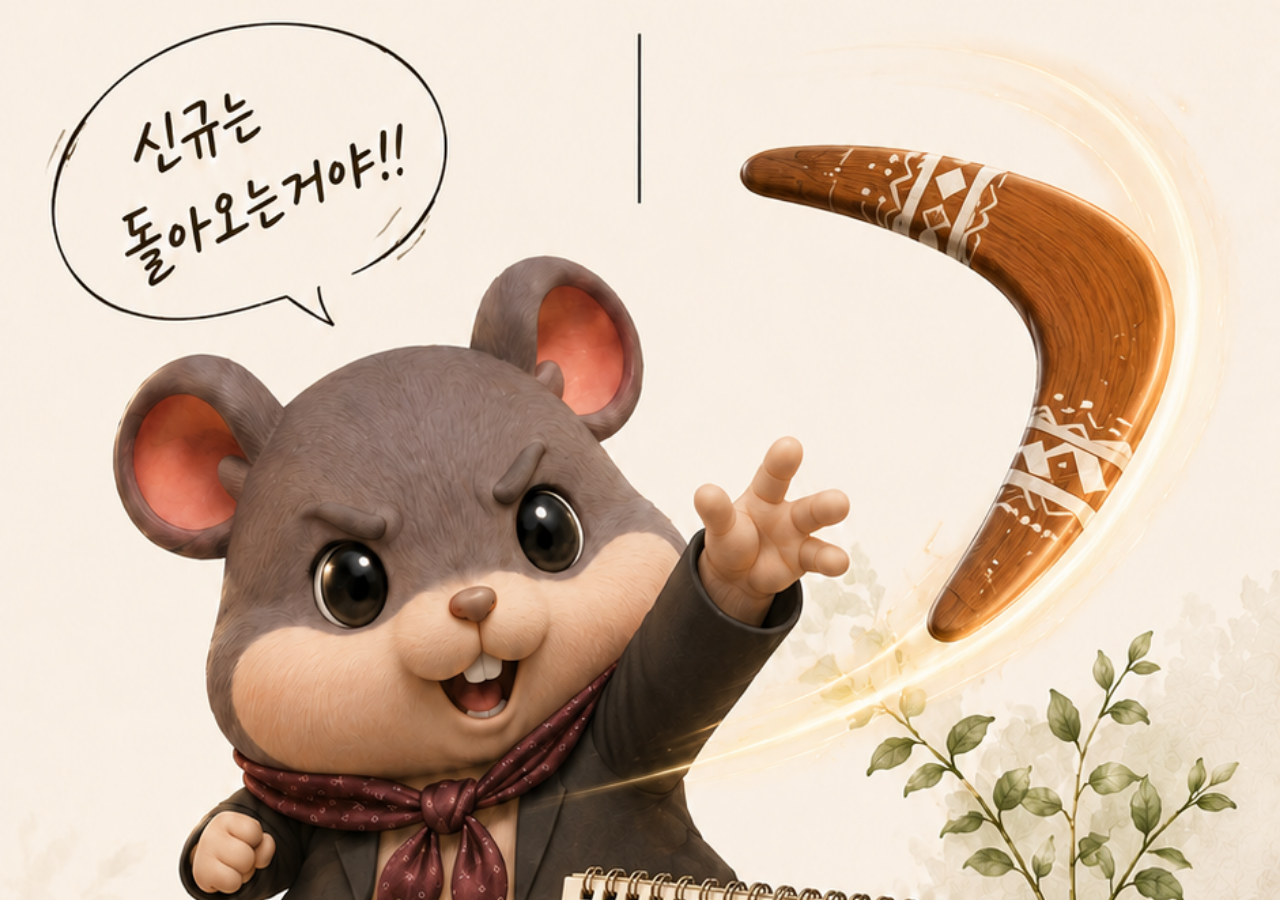
<file: index.html>
<!doctype html>
<html lang="ko">
  <head>
    <meta charset="UTF-8" />
    <meta name="viewport" content="width=device-width, initial-scale=1.0, viewport-fit=cover" />
    <meta name="theme-color" content="#206080" />
    <meta name="apple-mobile-web-app-capable" content="yes" />
    <meta name="apple-mobile-web-app-title" content="신규언제와" />
    <title>신규언제와</title>
    <link rel="manifest" href="./manifest.json" />
    <link rel="icon" type="image/png" sizes="192x192" href="./app-icon-192.png" />
    <link rel="apple-touch-icon" href="./apple-touch-icon.png" />
    <link rel="stylesheet" href="./styles.css?v=163" />
  </head>
  <body>
    <div id="splashScreen" class="splash-screen" aria-label="시작 화면">
      <img src="./start-screen.png" alt="신규언제와 시작 이미지" />
    </div>

    <main class="app">
      <section class="topbar">
        <div class="app-version">v.1.6.1 by 후추</div>
        <div class="title-block">
          <h1 id="appTitle">신규언제와</h1>
          <p id="taglineText" class="tagline" aria-live="polite"></p>
        </div>
        <div class="top-meta">
          <div class="today-box">
            <span>오늘</span>
            <strong id="todayText"></strong>
          </div>
          <div class="top-actions">
            <p id="backupStatus" class="backup-status"></p>
            <button id="noticeButton" type="button" class="mini-action">공지</button>
            <button id="backupButton" type="button" class="mini-action">저장</button>
            <button id="restoreButton" type="button" class="mini-action">로드</button>
          </div>
        </div>
      </section>

      <section class="entry-panel" aria-label="신규회선 입력">
        <div class="panel-title">
          <strong>회선 추가 입력하기</strong>
        </div>
        <form id="lineForm" class="line-form">
          <label>
            <span>명의자</span>
            <input id="ownerInput" type="text" autocomplete="off" placeholder="홍길동" required />
          </label>
          <label>
            <span>통신사</span>
            <input id="carrierInput" type="text" placeholder="통신사" required />
          </label>
          <label>
            <span>신규날짜</span>
            <input id="dateInput" type="date" required />
          </label>
          <label>
            <span>신규번호</span>
            <input id="phoneInput" type="tel" inputmode="numeric" autocomplete="off" placeholder="010-0000-0000" required />
          </label>
          <div id="duplicateWarning" class="duplicate-warning hidden"></div>
          <div class="form-actions">
            <button id="submitButton" type="submit" class="primary-action">추가</button>
            <button id="cancelEditButton" type="button" class="secondary hidden">취소</button>
          </div>
        </form>
      </section>

      <section class="info-strip" aria-label="저장과 공유 안내">
        <span>데이터는 현재 브라우저에 자동 저장됩니다.</span>
        <span>백업 파일을 저장해두면 다른 기기에서도 복원할 수 있습니다.</span>
      </section>

      <section class="controls" aria-label="목록 관리">
        <select id="ownerFilter" class="visually-hidden" aria-hidden="true" tabindex="-1">
          <option value="all">전체</option>
        </select>
        <input id="restoreInput" type="file" accept="application/json,.json" hidden />
      </section>

      <section id="summaryGrid" class="summary-grid" aria-label="명의자별 요약"></section>

      <section class="table-wrap" aria-label="신규회선 목록">
        <table>
          <thead>
            <tr>
              <th>회선정보</th>
              <th></th>
            </tr>
          </thead>
          <tbody id="lineTable"></tbody>
        </table>
        <div id="emptyState" class="empty-state">
          <strong>아직 등록된 회선이 없습니다.</strong>
          <span>명의자, 통신사, 신규날짜, 신규번호를 넣으면 다음 가능 날짜가 자동 계산됩니다.</span>
        </div>
      </section>
    </main>

    <dialog id="noticeDialog" class="notice-dialog" aria-labelledby="noticeTitle">
      <form method="dialog" class="notice-card">
        <div class="notice-card-head">
          <strong id="noticeTitle">공지사항</strong>
          <button id="noticeCloseButton" type="button" class="mini-action">닫기</button>
        </div>
        <div id="noticeContent" class="notice-content" aria-label="공지 내용"></div>
      </form>
    </dialog>

    <script src="./app.js?v=163"></script>
  </body>
</html>
</file>
<file: styles.css>
:root {
  color-scheme: light;
  --ink: #16202a;
  --muted: #697381;
  --line: #dbe4e8;
  --panel: #ffffff;
  --page: #f4f6f3;
  --green: #206080;
  --green-deep: #17475f;
  --green-soft: #e8f2f4;
  --yellow: #fff1a8;
  --yellow-border: #dfb400;
  --gray-row: #eef1f5;
  --red: #b42318;
  --red-soft: #fff1f0;
  --shadow: 0 18px 46px rgba(31, 41, 51, 0.1);
}

* {
  box-sizing: border-box;
}

body {
  margin: 0;
  min-width: 320px;
  background:
    linear-gradient(180deg, rgba(32, 96, 128, 0.12), rgba(244, 246, 243, 0) 280px),
    var(--page);
  color: var(--ink);
  font-family:
    "Segoe UI",
    "Malgun Gothic",
    system-ui,
    sans-serif;
}

button,
input,
select,
textarea {
  font: inherit;
}

button {
  border: 0;
  border-radius: 8px;
  background: var(--green);
  color: white;
  cursor: pointer;
  font-weight: 700;
  min-height: 30px;
  padding: 0 12px;
}

button:hover {
  filter: brightness(0.95);
}

.splash-screen {
  align-items: center;
  background: #0d0905;
  bottom: 0;
  display: flex;
  justify-content: center;
  left: 0;
  opacity: 1;
  position: fixed;
  right: 0;
  top: 0;
  transition:
    opacity 420ms ease,
    visibility 420ms ease;
  visibility: visible;
  z-index: 30;
}

.splash-screen img {
  height: 100%;
  object-fit: cover;
  width: 100%;
}

.splash-screen.is-hidden {
  opacity: 0;
  pointer-events: none;
  visibility: hidden;
}

.app {
  display: flex;
  flex-direction: column;
  width: min(1180px, calc(100% - 32px));
  margin: 0 auto;
  padding: 18px 0 44px;
}

.topbar {
  order: 1;
}

.entry-panel {
  order: 2;
}

.info-strip {
  order: 3;
}

.controls {
  order: 4;
}

.summary-grid {
  order: 5;
}

.table-wrap {
  order: 6;
}

.app.has-records .controls {
  order: 3;
}

.app.has-records .summary-grid {
  order: 4;
}

.app.has-records .table-wrap {
  order: 5;
}

.app.has-records .entry-panel {
  order: 6;
  margin-top: 14px;
}

.app.has-records .info-strip {
  order: 7;
}

.topbar {
  align-items: center;
  display: grid;
  gap: 8px;
  justify-items: stretch;
  margin-bottom: 8px;
  position: relative;
  text-align: left;
}

.title-block {
  display: grid;
  gap: 6px;
  justify-items: center;
  min-width: 0;
  width: 100%;
}

.title-line {
  display: grid;
  justify-items: center;
}

.eyebrow {
  color: var(--green);
  font-size: 14px;
  font-weight: 800;
  line-height: 1;
  margin: 0;
  min-height: 14px;
}

h1 {
  color: #17384a;
  font-size: 34px;
  font-weight: 900;
  letter-spacing: 0;
  line-height: 1.15;
  margin: 0;
  text-align: center;
}

.tagline {
  color: #8a4f22;
  font-size: 14px;
  font-weight: 800;
  line-height: 1.35;
  margin: 0;
  min-height: 19px;
  opacity: 1;
  text-align: center;
  transition: opacity 220ms ease;
}

.tagline::after {
  color: #8a4f22;
  content: "";
  display: inline-block;
  margin-left: 2px;
  width: 1px;
}

.tagline.is-typing::after {
  animation: caret-blink 650ms step-end infinite;
  background: currentColor;
  height: 1em;
  vertical-align: -0.12em;
}

.tagline.is-hiding {
  opacity: 0;
}

@keyframes caret-blink {
  50% {
    opacity: 0;
  }
}

.today-box {
  align-items: baseline;
  display: inline-flex;
  gap: 7px;
  min-width: 0;
  padding: 0;
}

.today-box span {
  color: #263241;
  font-size: 14px;
  font-weight: 900;
}

.today-box span::after {
  content: "|";
  margin-left: 7px;
}

.today-box strong {
  color: #263241;
  font-size: 14px;
  font-weight: 900;
  white-space: nowrap;
}

.top-meta {
  align-items: center;
  display: flex;
  gap: 10px;
  justify-content: space-between;
  min-width: 0;
  width: 100%;
}

.app-version {
  color: #333d49;
  font-size: 11px;
  font-weight: 800;
  line-height: 1;
  text-align: right;
  white-space: nowrap;
}

.top-actions {
  align-items: center;
  display: flex;
  gap: 5px;
  justify-content: flex-end;
  min-width: 0;
}

.mini-action {
  background: #2563eb;
  border: 1px solid #1d4ed8;
  border-radius: 8px;
  color: #fff;
  font-size: 12px;
  font-weight: 800;
  height: 26px;
  min-height: 26px;
  padding: 0 8px;
  white-space: nowrap;
}

#noticeButton {
  background: #8a4f22;
  border-color: #6f3f1b;
}

.mini-action.quiet {
  background: #fff;
  border-color: #cbd5e1;
  color: #475467;
}

.entry-panel,
.controls,
.table-wrap {
  background: rgba(255, 255, 255, 0.88);
  border: 1px solid var(--line);
  border-radius: 16px;
  box-shadow: var(--shadow);
}

.entry-panel {
  background:
    linear-gradient(135deg, rgba(239, 246, 255, 0.95), rgba(255, 255, 255, 0.96) 48%, rgba(255, 251, 235, 0.9)),
    var(--panel);
  border-color: #a9c7f6;
  box-shadow:
    0 18px 42px rgba(37, 99, 235, 0.12),
    inset 0 1px 0 rgba(255, 255, 255, 0.9);
  padding: 14px;
  position: relative;
}

.panel-title {
  align-items: center;
  display: flex;
  gap: 8px;
  margin-bottom: 10px;
}

.panel-title strong {
  color: #1e3a8a;
  font-size: 15px;
}

.panel-title::before {
  background: linear-gradient(135deg, #2563eb, #0f8a83);
  border-radius: 999px;
  content: "";
  height: 8px;
  width: 8px;
}

.info-strip {
  display: flex;
  flex-wrap: wrap;
  gap: 8px;
  margin-top: 10px;
}

.info-strip span {
  background: #eff6ff;
  border: 1px solid #bfdbfe;
  border-radius: 8px;
  color: #1e3a8a;
  font-size: 13px;
  font-weight: 700;
  padding: 8px 10px;
}

.line-form {
  display: grid;
  gap: 10px 12px;
  grid-template-columns: repeat(2, minmax(180px, 320px));
  align-items: end;
  justify-content: center;
  margin: 0 auto;
  max-width: 720px;
}

.form-actions {
  display: grid;
  gap: 8px;
  grid-template-columns: 1fr;
}

.duplicate-warning,
.form-actions {
  grid-column: 1 / -1;
}

label {
  display: grid;
  gap: 7px;
}

.line-form label {
  align-items: center;
  display: grid;
  gap: 8px;
  grid-template-columns: 74px minmax(0, 1fr);
}

.line-form label span {
  font-size: 13px;
}

label span {
  color: var(--muted);
  font-size: 13px;
  font-weight: 700;
}

input,
select,
textarea {
  background: rgba(255, 255, 255, 0.94);
  border: 1px solid #cfdcf0;
  border-radius: 12px;
  box-shadow: inset 0 1px 0 rgba(255, 255, 255, 0.7);
  color: var(--ink);
  min-height: 44px;
  padding: 0 13px;
  width: 100%;
}

.line-form input {
  border-radius: 10px;
  font-size: 13px;
  min-height: 38px;
  padding: 0 10px;
}

input:focus,
select:focus,
textarea:focus {
  border-color: var(--green);
  outline: 3px solid rgba(37, 99, 235, 0.14);
}

textarea {
  min-height: 70px;
  padding: 10px 11px;
  resize: vertical;
}

.duplicate-warning,
.notice {
  background: #fff7d6;
  border: 1px solid #dfb400;
  border-radius: 14px;
  color: #4e3e00;
  font-size: 13px;
  font-weight: 800;
  padding: 10px 12px;
}

.notice {
  margin-bottom: 12px;
  white-space: pre-line;
}

.due-notice {
  background: #fffdf6;
  border: 1px solid #dfc777;
  box-shadow: 0 12px 28px rgba(92, 75, 38, 0.12);
  color: var(--ink);
  display: grid;
  gap: 10px;
  padding: 12px;
  white-space: normal;
}

.notice-heading {
  align-items: center;
  display: flex;
  gap: 10px;
}

.notice-heading > span {
  align-items: center;
  background: #f59e0b;
  border-radius: 999px;
  color: #fff;
  display: inline-flex;
  flex: 0 0 30px;
  font-size: 18px;
  font-weight: 900;
  height: 30px;
  justify-content: center;
  width: 30px;
}

.notice-heading strong {
  display: block;
  font-size: 15px;
}

.notice-heading p {
  color: #7b6a35;
  font-size: 12px;
  margin: 2px 0 0;
}

.notice-list {
  display: grid;
  gap: 6px;
  grid-template-columns: 1fr;
  list-style: none;
  margin: 0;
  padding: 0;
}

.notice-list li {
  align-items: center;
  background: rgba(255, 255, 255, 0.9);
  border: 1px solid rgba(223, 180, 0, 0.28);
  border-radius: 10px;
  display: flex;
  gap: 10px;
  justify-content: space-between;
  min-height: 42px;
  padding: 8px 10px;
}

.notice-list strong {
  color: #2f3746;
  font-size: 16px;
  min-width: 0;
  overflow: hidden;
  text-overflow: ellipsis;
  white-space: nowrap;
}

.notice-list span {
  align-items: baseline;
  color: #0f766e;
  display: inline-flex;
  flex: 0 0 auto;
  gap: 8px;
  justify-content: flex-end;
  min-width: 0;
}

.notice-list b {
  color: #0f766e;
  font-size: 13px;
  font-weight: 900;
  white-space: nowrap;
}

.notice-list em {
  color: #768195;
  font-size: 12px;
  font-style: normal;
  font-weight: 800;
  white-space: nowrap;
}

.primary-action {
  background: linear-gradient(135deg, #2563eb, #0f766e);
  border-radius: 12px;
  box-shadow: 0 12px 24px rgba(37, 99, 235, 0.18);
  height: 30px;
  min-height: 30px;
}

.primary-action:hover {
  filter: brightness(1.02);
  transform: translateY(-1px);
}

.controls {
  display: contents;
}

.button-row {
  display: flex;
  gap: 8px;
  justify-content: space-between;
  width: 100%;
}

.button-row-left,
.button-row-right {
  display: flex;
  gap: 8px;
}

.button-row-right {
  justify-content: flex-end;
}

.button-row button {
  font-size: 13px;
  min-height: 30px;
  padding: 0 10px;
  white-space: nowrap;
}

.button-row-right button {
  width: 82px;
}

.secondary {
  background: #1d4ed8;
}

.pin-action {
  background: #e5e7eb;
  border: 1px solid #cbd5e1;
  color: #475467;
}

.backup-status {
  color: #667085;
  font-size: 11px;
  font-weight: 700;
  line-height: 1;
  margin: 0 3px 0 0;
  text-align: right;
  white-space: nowrap;
}

.visually-hidden {
  clip: rect(0 0 0 0);
  clip-path: inset(50%);
  height: 1px;
  overflow: hidden;
  position: absolute;
  top: auto;
  white-space: nowrap;
  width: 1px;
}

.danger {
  background: #fff;
  border: 1px solid #f0b8b3;
  color: var(--red);
}

.summary-grid {
  display: grid;
  gap: 8px;
  grid-template-columns: repeat(4, minmax(0, 1fr));
  margin: 10px 0;
}

.summary-card {
  background: rgba(255, 255, 255, 0.94);
  border: 1px solid #d8e1dd;
  border-radius: 10px;
  box-shadow: 0 8px 20px rgba(31, 41, 51, 0.06);
  cursor: pointer;
  padding: 10px;
}

.summary-card:nth-child(odd) {
  background: rgba(255, 255, 255, 0.96);
}

.summary-card:nth-child(even) {
  background: rgba(248, 250, 252, 0.96);
}

.summary-card:focus,
.summary-card:hover {
  border-color: #93c5fd;
  box-shadow: 0 10px 24px rgba(37, 99, 235, 0.12);
  outline: none;
}

.summary-title {
  align-items: baseline;
  display: flex;
  flex-wrap: wrap;
  gap: 6px 10px;
  margin-bottom: 8px;
}

.summary-title strong {
  font-size: 16px;
}

.summary-title span {
  color: var(--muted);
  font-size: 12px;
  font-weight: 700;
}

.summary-meta {
  display: grid;
  gap: 8px;
  color: var(--muted);
  font-size: 14px;
}

.summary-date {
  align-items: start;
  background: #eef6f3;
  border: 1px solid #c8dbd2;
  border-radius: 8px;
  color: #244a42;
  display: grid;
  gap: 5px;
  min-width: 0;
  padding: 7px 9px;
}

.summary-date span {
  white-space: nowrap;
}

.summary-date b {
  align-items: center;
  display: flex;
  gap: 6px;
  justify-content: flex-end;
  min-width: 0;
  text-align: right;
}

.summary-dday-value::before {
  content: "·";
  margin-right: 6px;
}

.summary-mobile-owner,
.summary-mobile-count,
.summary-mobile-date,
.summary-mobile-dday {
  display: none;
}

.table-wrap {
  background: transparent;
  border: 0;
  box-shadow: none;
  overflow: visible;
}

table {
  border-collapse: collapse;
  width: 100%;
}

th,
td {
  border-bottom: 1px solid var(--line);
  padding: 13px 12px;
  text-align: left;
  vertical-align: middle;
  white-space: nowrap;
}

tbody tr.line-row td {
  padding: 0 0 8px;
}

.line-card {
  background: rgba(255, 255, 255, 0.95);
  border: 1px solid #d7e2df;
  border-radius: 10px;
  box-shadow: 0 8px 18px rgba(31, 41, 51, 0.06);
  display: grid;
  gap: 8px;
  padding: 9px;
}

.line-card-head {
  align-items: center;
  display: flex;
  gap: 8px;
  justify-content: space-between;
  min-width: 0;
}

.line-card-head > div:first-child {
  align-items: baseline;
  display: flex;
  gap: 8px;
  min-width: 0;
}

.line-card-head strong {
  color: #16202a;
  font-size: 15px;
  white-space: nowrap;
}

.line-card-head span {
  color: var(--muted);
  font-size: 14px;
  font-weight: 800;
  min-width: 0;
  overflow: hidden;
  text-overflow: ellipsis;
  white-space: nowrap;
}

.line-card-fields {
  align-items: center;
  display: grid;
  gap: 6px;
  grid-template-columns: repeat(3, minmax(0, 1fr));
}

.line-field {
  align-items: center;
  background: #f8fafc;
  border: 1px solid #e3eaf5;
  border-radius: 8px;
  display: flex;
  gap: 5px;
  justify-content: space-between;
  min-width: 0;
  overflow-wrap: anywhere;
  padding: 6px 7px;
}

.line-field b {
  color: var(--muted);
  font-size: 12px;
  font-weight: 800;
  line-height: 1.2;
  white-space: nowrap;
}

.line-field em {
  color: #263241;
  font-size: 12px;
  font-style: normal;
  font-weight: 800;
  line-height: 1.2;
  min-width: 0;
  text-align: right;
  white-space: nowrap;
}

.line-field em:not(.dday) {
  overflow: hidden;
  text-overflow: ellipsis;
}

.line-field .dday {
  flex: 0 0 auto;
}

th {
  background: #f8fafc;
  color: var(--muted);
  font-size: 13px;
  font-weight: 800;
}

tbody tr.recent {
  background: transparent;
}

tbody tr.old {
  background: transparent;
  color: #7b8491;
}

.next-soon {
  background: #fff7c2;
  border: 1px solid #ecc94b;
  border-radius: 12px;
  color: #3f3500;
  font-weight: 800;
}

.badge {
  border-radius: 999px;
  display: inline-flex;
  font-size: 12px;
  font-weight: 800;
  padding: 5px 9px;
}

.badge.recent {
  background: var(--green-soft);
  color: var(--green);
}

.badge.old {
  background: #d8dee7;
  color: #596273;
}

.badge.planned {
  background: #e0efff;
  color: #175cd3;
}

.dday {
  border-radius: 999px;
  display: inline-flex;
  font-size: 12px;
  font-weight: 900;
  padding: 5px 9px;
}

.dday.wait {
  background: #eef1f5;
  color: #596273;
}

.dday.soon {
  background: #fff1a8;
  color: #4e3e00;
}

.dday.ready {
  background: #dcfae6;
  color: #067647;
}

.owner-header td {
  background: transparent;
  border: 0;
  padding: 0;
}

.owner-header button {
  align-items: center;
  background: #206080;
  border: 1px solid #17475f;
  border-radius: 10px;
  color: #fff;
  display: flex;
  gap: 8px;
  justify-content: flex-start;
  min-height: 34px;
  padding: 0 10px;
  width: 100%;
}

.owner-toggle-icon {
  align-items: center;
  border: 1px solid rgba(255, 255, 255, 0.5);
  border-radius: 999px;
  display: inline-flex;
  flex: 0 0 22px;
  font-size: 13px;
  height: 22px;
  justify-content: center;
  line-height: 1;
  width: 22px;
}

.owner-header small {
  color: rgba(255, 255, 255, 0.82);
  font-size: 12px;
  font-weight: 800;
}

.delete-button {
  background: #dc2626;
  border: 1px solid #b91c1c;
  color: #fff;
  font-size: 12px;
  height: 26px;
  min-height: 26px;
  padding: 0 8px;
}

.edit-button {
  background: #2563eb;
  border: 1px solid #1d4ed8;
  color: #fff;
  font-size: 12px;
  height: 26px;
  min-height: 26px;
  padding: 0 8px;
}

.row-button-group {
  display: flex;
  flex: 0 0 auto;
  gap: 5px;
  justify-content: flex-end;
}

.hidden {
  display: none !important;
}

.pin-lock {
  align-items: center;
  background: rgba(15, 23, 42, 0.44);
  bottom: 0;
  display: flex;
  justify-content: center;
  left: 0;
  padding: 18px;
  position: fixed;
  right: 0;
  top: 0;
  z-index: 10;
}

.pin-card {
  background: #fff;
  border-radius: 12px;
  box-shadow: 0 24px 70px rgba(15, 23, 42, 0.28);
  display: grid;
  gap: 12px;
  max-width: 360px;
  padding: 22px;
  width: 100%;
}

.pin-card h2 {
  font-size: 24px;
  margin: 0;
}

.pin-message {
  color: var(--red);
  font-size: 13px;
  font-weight: 800;
  margin: 0;
  min-height: 18px;
}

.notice-dialog {
  border: 0;
  border-radius: 12px;
  box-shadow: 0 24px 70px rgba(15, 23, 42, 0.28);
  max-width: min(520px, calc(100% - 28px));
  padding: 0;
  width: 100%;
}

.notice-dialog::backdrop {
  background: rgba(15, 23, 42, 0.44);
}

.notice-card {
  background: #fff;
  display: grid;
  gap: 12px;
  padding: 16px;
}

.notice-card-head {
  align-items: center;
  display: flex;
  justify-content: space-between;
}

.notice-card-head strong {
  color: #17384a;
  font-size: 18px;
  font-weight: 900;
}

.notice-content {
  background: #f8fafc;
  border: 1px solid #dbe4e8;
  border-radius: 10px;
  color: #263241;
  font-size: 13px;
  line-height: 1.55;
  min-height: 260px;
  overflow: auto;
  padding: 12px;
  white-space: pre-line;
}

.empty-state {
  align-items: center;
  color: var(--muted);
  display: none;
  flex-direction: column;
  gap: 8px;
  padding: 44px 16px;
  text-align: center;
}

.empty-state strong {
  color: var(--ink);
  font-size: 18px;
}

@media (max-width: 1100px) {
  .summary-grid {
    grid-template-columns: repeat(3, minmax(0, 1fr));
  }
}

@media (max-width: 880px) {
  .controls {
    align-items: stretch;
  }

  .line-form {
    grid-template-columns: repeat(2, minmax(0, 1fr));
  }

  .line-form .form-actions {
    grid-column: 1 / -1;
  }

  .form-actions button {
    width: 100%;
  }

  .table-wrap {
    overflow-x: auto;
  }
}

@media (max-width: 700px) {
  .app {
    width: min(100% - 18px, 1180px);
    padding: 12px 0 30px;
  }

  .topbar {
    gap: 8px;
    margin-bottom: 7px;
  }

  .eyebrow {
    font-size: 12px;
    min-height: 12px;
  }

  h1 {
    font-size: 27px;
  }

  .tagline {
    font-size: 13px;
    min-height: 18px;
    padding: 0 4px;
  }

  .due-notice {
    gap: 8px;
    padding: 9px;
  }

  .notice-heading {
    display: none;
  }

  .notice-list {
    gap: 6px 7px;
    grid-template-columns: repeat(2, minmax(0, 1fr));
  }

  .notice-list li {
    display: grid;
    gap: 2px 5px;
    grid-template-columns: minmax(34px, auto) minmax(40px, 1fr) minmax(70px, auto);
    min-height: 35px;
    padding: 6px 7px;
  }

  .notice-list strong {
    font-size: 14px;
  }

  .notice-list span {
    display: contents;
  }

  .notice-list b {
    font-size: 12px;
    justify-self: end;
  }

  .notice-list em {
    color: #5e6878;
    font-size: 10px;
    justify-self: end;
  }

  .today-box span,
  .today-box strong {
    font-size: 13px;
  }

  .top-meta {
    align-items: flex-start;
    gap: 6px;
  }

  .top-actions {
    flex-wrap: wrap;
    gap: 4px;
    max-width: 190px;
  }

  .backup-status {
    flex-basis: 100%;
    font-size: 10px;
    margin: 0;
  }

  .mini-action {
    font-size: 11px;
    height: 25px;
    min-height: 25px;
    padding: 0 7px;
  }

  .button-row {
    width: 100%;
  }

  .button-row-left,
  .button-row-right {
    flex: 1;
  }

  .button-row-right {
    justify-content: flex-end;
  }

  .button-row-right button {
    width: 74px;
  }

  .info-strip {
    display: grid;
  }

  .summary-grid {
    grid-template-columns: 1fr;
  }

  .summary-card {
    padding: 8px 10px;
  }

  .summary-title {
    display: none;
  }

  .summary-meta {
    display: block;
  }

  .summary-date {
    display: grid;
    gap: 4px 8px;
    grid-template-columns: minmax(38px, auto) minmax(86px, 1fr) minmax(92px, auto) minmax(48px, auto);
    padding: 8px 9px;
  }

  .summary-date > span,
  .summary-date > b {
    display: none;
  }

  .summary-mobile-owner,
  .summary-mobile-count,
  .summary-mobile-date,
  .summary-mobile-dday {
    display: block;
    font-size: 12px;
    font-weight: 900;
    line-height: 1.2;
    min-width: 0;
    white-space: nowrap;
  }

  .summary-mobile-owner {
    color: #16202a;
    font-size: 15px;
  }

  .summary-mobile-count {
    color: #596273;
    overflow: hidden;
    text-overflow: ellipsis;
  }

  .summary-mobile-date,
  .summary-mobile-dday {
    color: #244a42;
    justify-self: end;
    text-align: right;
  }

  .summary-mobile-date {
    font-size: 11px;
  }

  .table-wrap {
    background: transparent;
    border: 0;
    overflow: visible;
  }

  table,
  tbody,
  tr,
  td {
    display: block;
    width: 100%;
  }

  thead {
    display: none;
  }

  tbody {
    display: grid;
    gap: 7px;
  }

  tbody tr {
    overflow: visible;
  }

  tbody tr.owner-header {
    box-shadow: none;
  }

  .owner-header td {
    border-bottom: 0;
    display: block;
    min-height: auto;
    padding: 0;
  }

  .owner-header td::before {
    display: none;
  }

  tbody tr.old {
    background: transparent;
  }

  td {
    border-bottom: 1px solid var(--line);
    padding: 10px 12px;
    white-space: normal;
  }

  td::before {
    display: none;
  }

  .line-card-fields {
    grid-template-columns: repeat(3, minmax(0, 1fr));
  }

  .line-field {
    min-height: 32px;
    padding: 5px 6px;
  }

  .line-field b,
  .line-field em {
    font-size: 12px;
  }

  .line-card-head {
    gap: 6px;
  }

  .line-card-head > div:first-child {
    display: grid;
    gap: 1px;
  }

  .line-card-head strong {
    font-size: 15px;
  }

  .line-card-head span {
    font-size: 14px;
  }

  .row-button-group {
    display: flex;
    gap: 4px;
  }

  .delete-button,
  .edit-button {
    font-size: 11px;
    height: 24px;
    min-height: 24px;
    padding: 0 7px;
    width: auto;
  }
}
</file>
